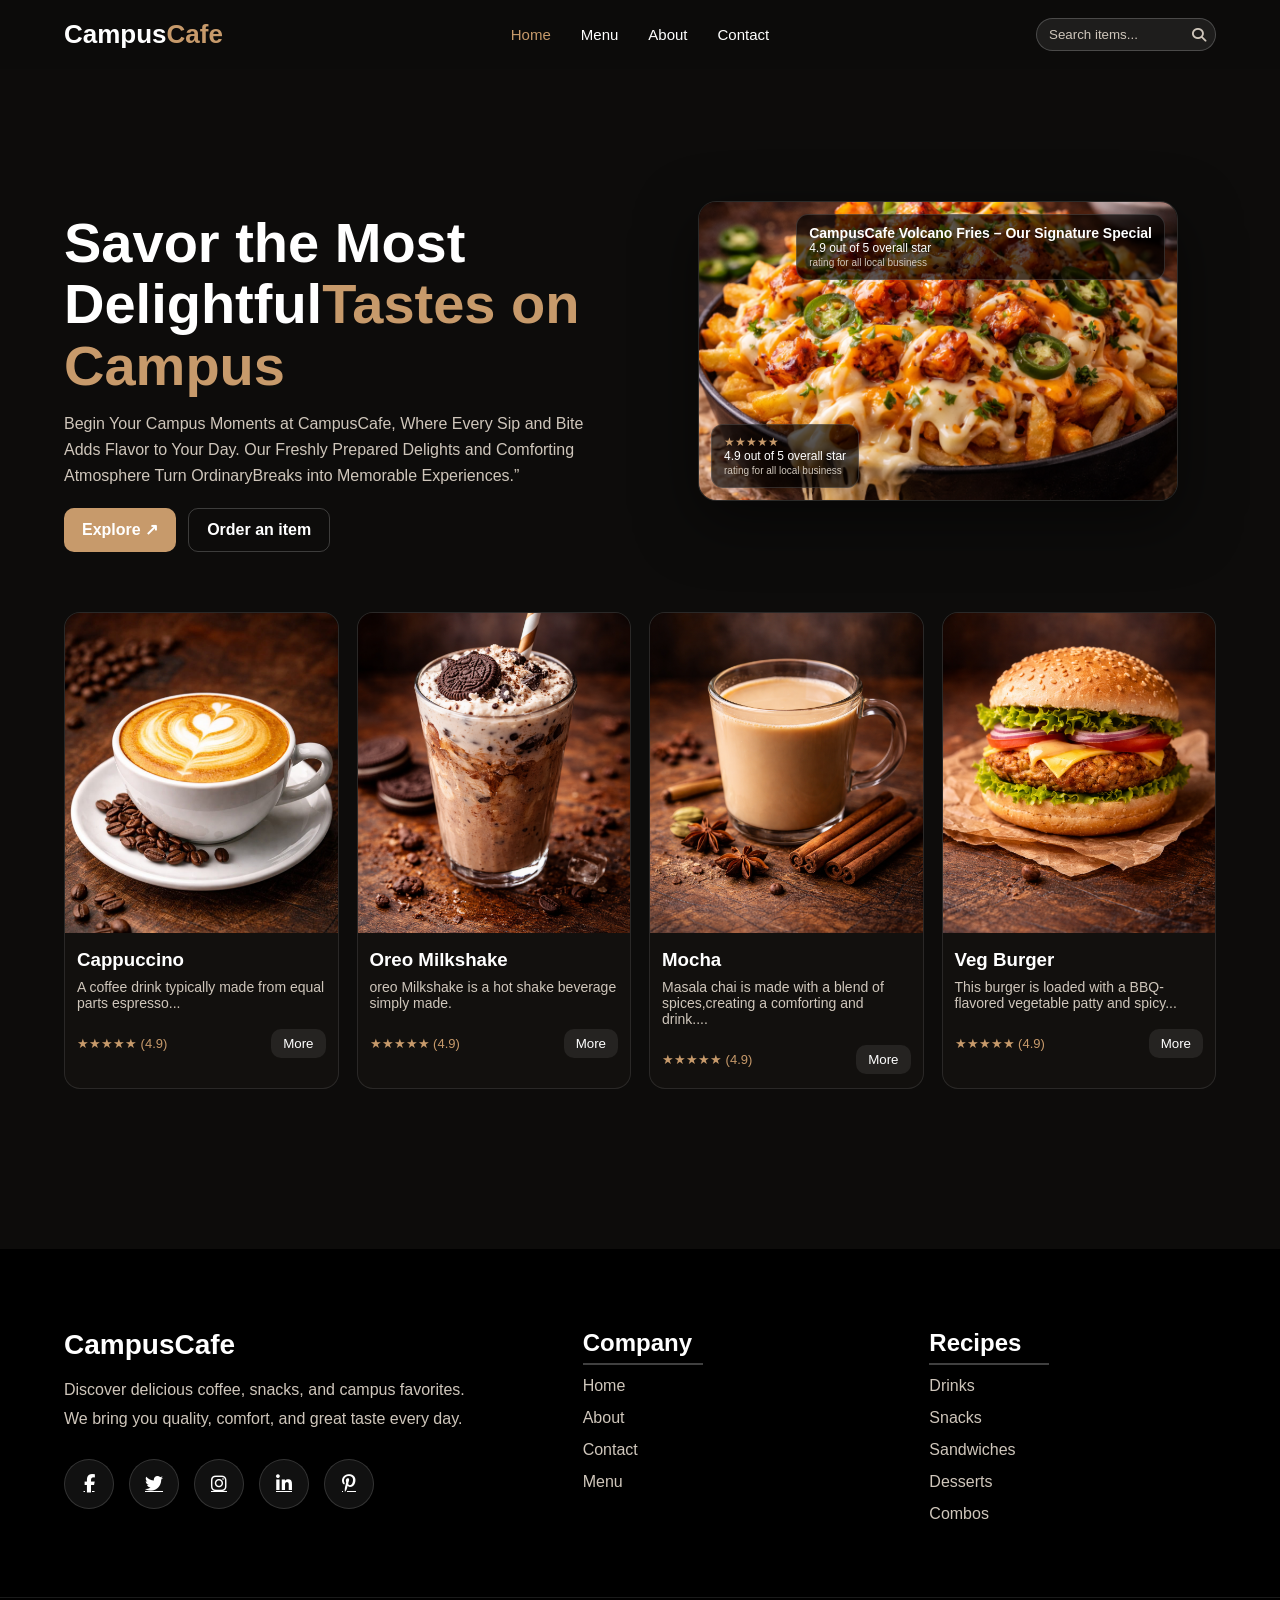
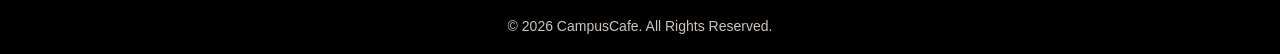
<file: index.html>
<!DOCTYPE html>
<html lang="en">
<head>
<link rel="stylesheet"
 href="https://cdnjs.cloudflare.com/ajax/libs/font-awesome/6.4.2/css/all.min.css">

  <meta charset="UTF-8" />
  <meta name="viewport" content="width=device-width, initial-scale=1.0" />
  <title>CampusCafe - Home</title>
  <link rel="stylesheet" href="style.css" />
<link href="https://fonts.googleapis.com/css2?family=Playfair+Display:wght@600;700&family=Poppins:wght@300;400;500&display=swap" rel="stylesheet">

</head>

<body>
<header class="navbar" id="navbar">
  <div class="nav-container">

    <a class="logo" href="index.html">Campus<span>Cafe</span></a>

    <nav class="nav-links">
     <a href="index.html" class="active">Home</a>
        <a href="menu.html">Menu</a>
      <a href="about.html">About</a>
      <a href="contact.html">Contact</a>
    </nav>
   <div class="search-box">
  <input type="text" id="searchInput" placeholder="Search items..." />
  <i class="fas fa-search"></i>
</div>


  </div>
</header>

   <!-- PAGE CONTENT -->
  <main>

    <section class="hero">
      <div class="hero-container">
        <div class="hero-left">
          <h1> <br>Savor the Most Delightful<span>Tastes on Campus</span></h1>
          <p>
            Begin Your Campus Moments at CampusCafe, Where Every Sip and Bite
            Adds Flavor to Your Day. Our Freshly Prepared Delights and Comforting
            Atmosphere Turn OrdinaryBreaks into Memorable Experiences.”
          </p>

          <div class="hero-buttons">
            <a class="btn gold" href="#products">Explore ↗</a>
            <a class="btn outline" href="#products">Order an item </a>
          </div>
        </div>

        <div class="hero-right">
          <!-- replace this with your image -->
          <div class="hero-img-box">
            <img src="image.jpg" alt="CampusCafe Volcano Fries – Our Signature Special" />
            <div class="badge top">
             <h3>CampusCafe Volcano Fries – Our Signature Special</h3>

              <div>4.9 out of 5 overall star</div>
              <small>rating for all local business</small>
            </div>
            <div class="badge bottom">
              <div class="stars">★★★★★</div>
              <div>4.9 out of 5 overall star</div>
              <small>rating for all local business</small>
            </div>
          </div>
        </div>
      </div>
    </section>

    <!-- PRODUCT CARDS -->
    <section class="products" id="products">
      <div class="cards">

        <div class="card">
          <img src="image1.jpg" alt="Cappuccino">
          <h3>Cappuccino</h3>
          <p>A coffee drink typically made from equal parts espresso...</p>
          <div class="card-bottom">
            <span class="rating">★★★★★ (4.9)</span>
            <button class="more">More</button>
          </div>
        </div>

        <div class="card">
          <img src="image2.jpg" alt="Oreo Milkshake">
          <h3>Oreo Milkshake</h3>
          <p>oreo Milkshake is a hot shake beverage simply made.</p>
          <div class="card-bottom">
            <span class="rating">★★★★★ (4.9)</span>
            <button class="more">More</button>
          </div>
        </div>

        <div class="card">
          <img src="image3.jpg" alt="Masala Chai">
          <h3>Mocha</h3>
          <p>Masala chai is made with a blend of spices,creating a comforting and drink....</p>
          <div class="card-bottom">
            <span class="rating">★★★★★ (4.9)</span>
            <button class="more">More</button>
          </div>
        </div>

        <div class="card">
          <img src="image4.jpg" alt="Veg Burger">
          <h3>Veg Burger</h3>
          <p>This burger is loaded with a BBQ-flavored vegetable patty and spicy...</p>
          <div class="card-bottom">
            <span class="rating">★★★★★ (4.9)</span>
            <button class="more">More</button>
          </div>
        </div>

      </div>
    </section>

  </main>

  <script src="script.js"></script>
<footer class="footer">
  <div class="footer-container">

    <!-- LEFT SIDE -->
    <div class="footer-col">
      <h2 class="footer-logo">CampusCafe</h2>
      <p>
        Discover delicious coffee, snacks, and campus favorites.
        We bring you quality, comfort, and great taste every day.
      </p>

      <!-- SOCIAL ICONS -->
      <div class="social-icons">
        <a href="#"><i class="fab fa-facebook-f"></i></a>
        <a href="#"><i class="fab fa-twitter"></i></a>
        <a href="#"><i class="fab fa-instagram"></i></a>
        <a href="#"><i class="fab fa-linkedin-in"></i></a>
        <a href="#"><i class="fab fa-pinterest-p"></i></a>
      </div>
    </div>

    <!-- COMPANY -->
    <div class="footer-col">
      <h3>Company</h3>
      <ul>
        <li><a href="index.html">Home</a></li>
        <li><a href="about.html">About</a></li>
        <li><a href="contact.html">Contact</a></li>
        <li><a href="menu.html">Menu</a></li>
      </ul>
    </div>

    <!-- RECIPES -->
    <div class="footer-col">
      <h3>Recipes</h3>
      <ul>
        <li>Drinks</li>
        <li>Snacks</li>
        <li>Sandwiches</li>
        <li>Desserts</li>
        <li>Combos</li>
      </ul>
    </div>

  </div>

  <div class="footer-bottom">
    © 2026 CampusCafe. All Rights Reserved.
  </div>
</footer>

</body>
</html>
</file>
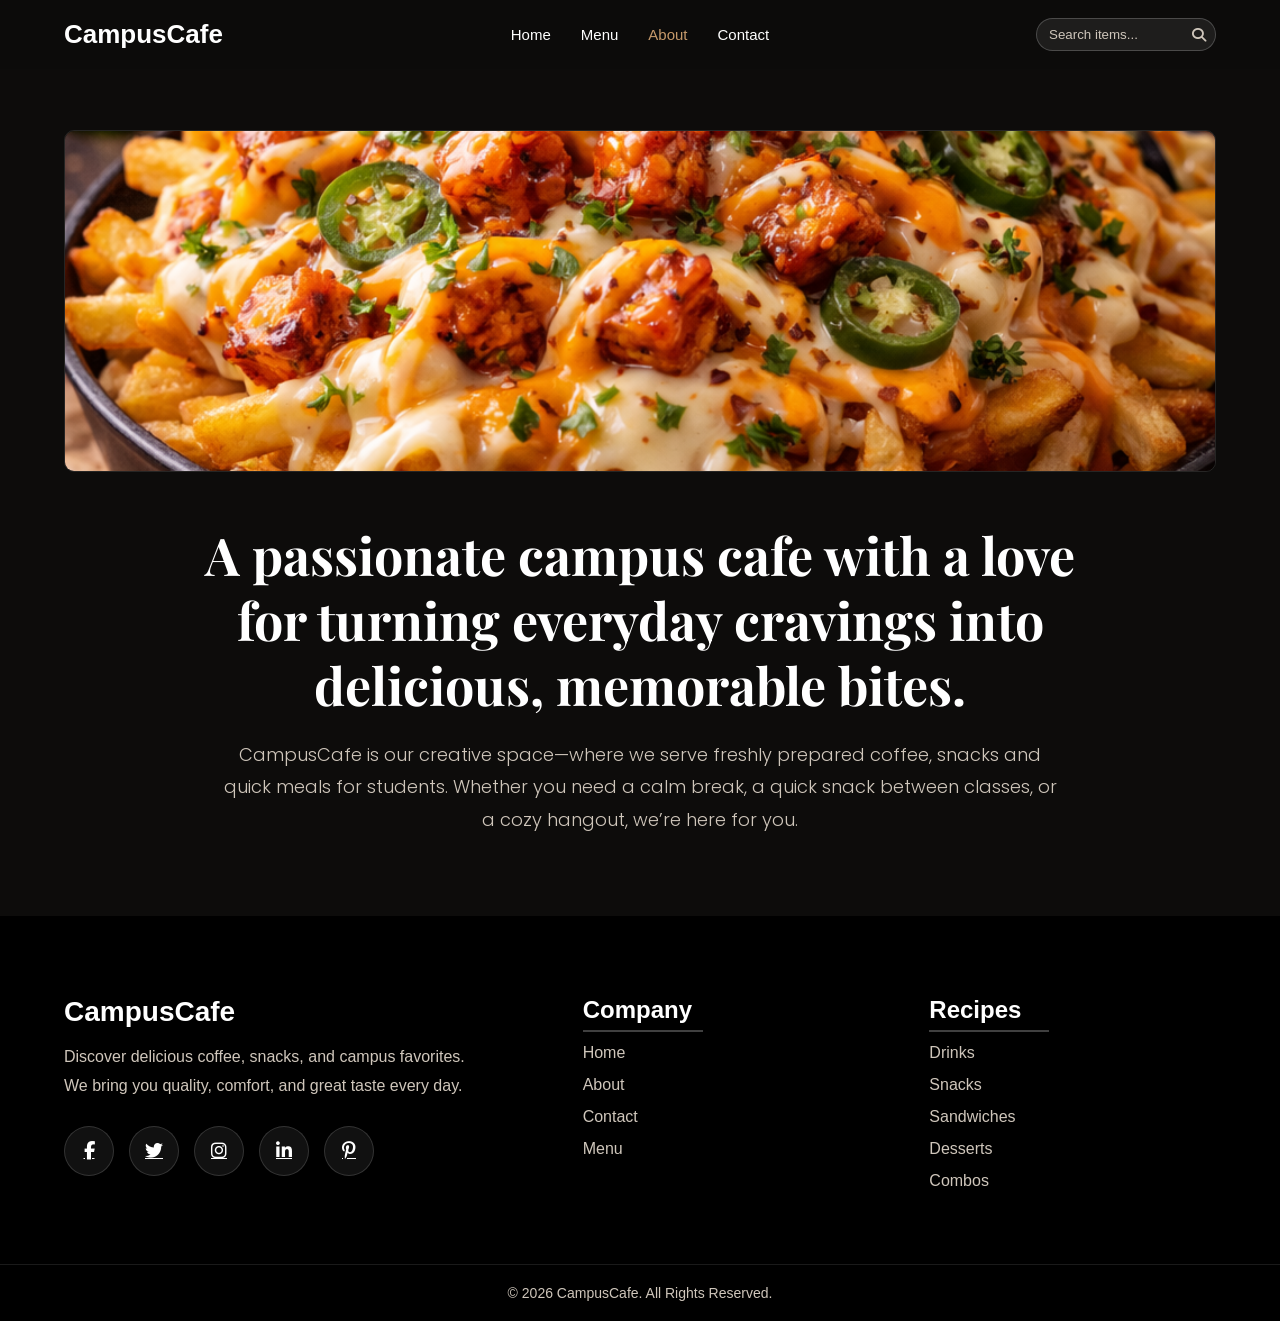
<file: about.html>
<!DOCTYPE html>
<html lang="en">
<head>
  <meta charset="UTF-8" />
  <meta name="viewport" content="width=device-width, initial-scale=1.0" />
  <title>About | CampusCafe</title>

  <link rel="stylesheet" href="style.css" />
  <link rel="stylesheet"
    href="https://cdnjs.cloudflare.com/ajax/libs/font-awesome/6.4.2/css/all.min.css" />
  <link href="https://fonts.googleapis.com/css2?family=Playfair+Display:wght@600;700&family=Poppins:wght@300;400;500&display=swap" rel="stylesheet">
</head>

<body>

  <!-- NAVBAR (same as other pages) -->
  <header class="navbar" id="navbar">
    <div class="nav-container">
      <a class="logo" href="index.html">CampusCafe<span></span></a>

      <nav class="nav-links">
        <a href="index.html">Home</a>
        <a href="menu.html">Menu</a>
        <a href="about.html" class="active">About</a>
        <a href="contact.html">Contact</a>
      </nav>

   <div class="search-box">
  <input type="text" id="searchInput" placeholder="Search items..." />
  <i class="fas fa-search"></i>
</div>

    </div>
  </header>

  <main class="page-content">

    <!-- ABOUT HERO IMAGE -->
    <section class="about-hero">
      <!-- Replace about-banner.jpg with your image name -->
      <img src="image.jpg" alt="About Banner">
    </section>

    <!-- ABOUT TEXT -->
    <section class="about-text-section">
      <h1>
        A passionate campus cafe with a love for turning
        everyday cravings into delicious, memorable bites.
      </h1>

      <p>
        CampusCafe is our creative space—where we serve freshly prepared coffee,
        snacks and quick meals for students. Whether you need a calm break,
        a quick snack between classes, or a cozy hangout, we’re here for you.
      </p>
    </section>

  </main>

  <!-- FOOTER (keep same footer everywhere) -->
  <footer class="footer">
    <div class="footer-container">

      <div class="footer-col">
        <h2 class="footer-logo">CampusCafe</h2>
        <p>
          Discover delicious coffee, snacks, and campus favorites.
          We bring you quality, comfort, and great taste every day.
        </p>

        <div class="social-icons">
          <a href="#"><i class="fab fa-facebook-f"></i></a>
          <a href="#"><i class="fab fa-twitter"></i></a>
          <a href="#"><i class="fab fa-instagram"></i></a>
          <a href="#"><i class="fab fa-linkedin-in"></i></a>
          <a href="#"><i class="fab fa-pinterest-p"></i></a>
        </div>
      </div>

      <div class="footer-col">
        <h3>Company</h3>
        <ul>
          <li><a href="index.html">Home</a></li>
          <li><a href="about.html">About</a></li>
          <li><a href="contact.html">Contact</a></li>
          <li><a href="menu.html">Menu</a></li>
        </ul>
      </div>

      <div class="footer-col">
        <h3>Recipes</h3>
        <ul>
          <li>Drinks</li>
          <li>Snacks</li>
          <li>Sandwiches</li>
          <li>Desserts</li>
          <li>Combos</li>
        </ul>
      </div>

    </div>

    <div class="footer-bottom">
      © 2026 CampusCafe. All Rights Reserved.
    </div>
  </footer>

  <script src="script.js"></script>
</body>
</html>
</file>
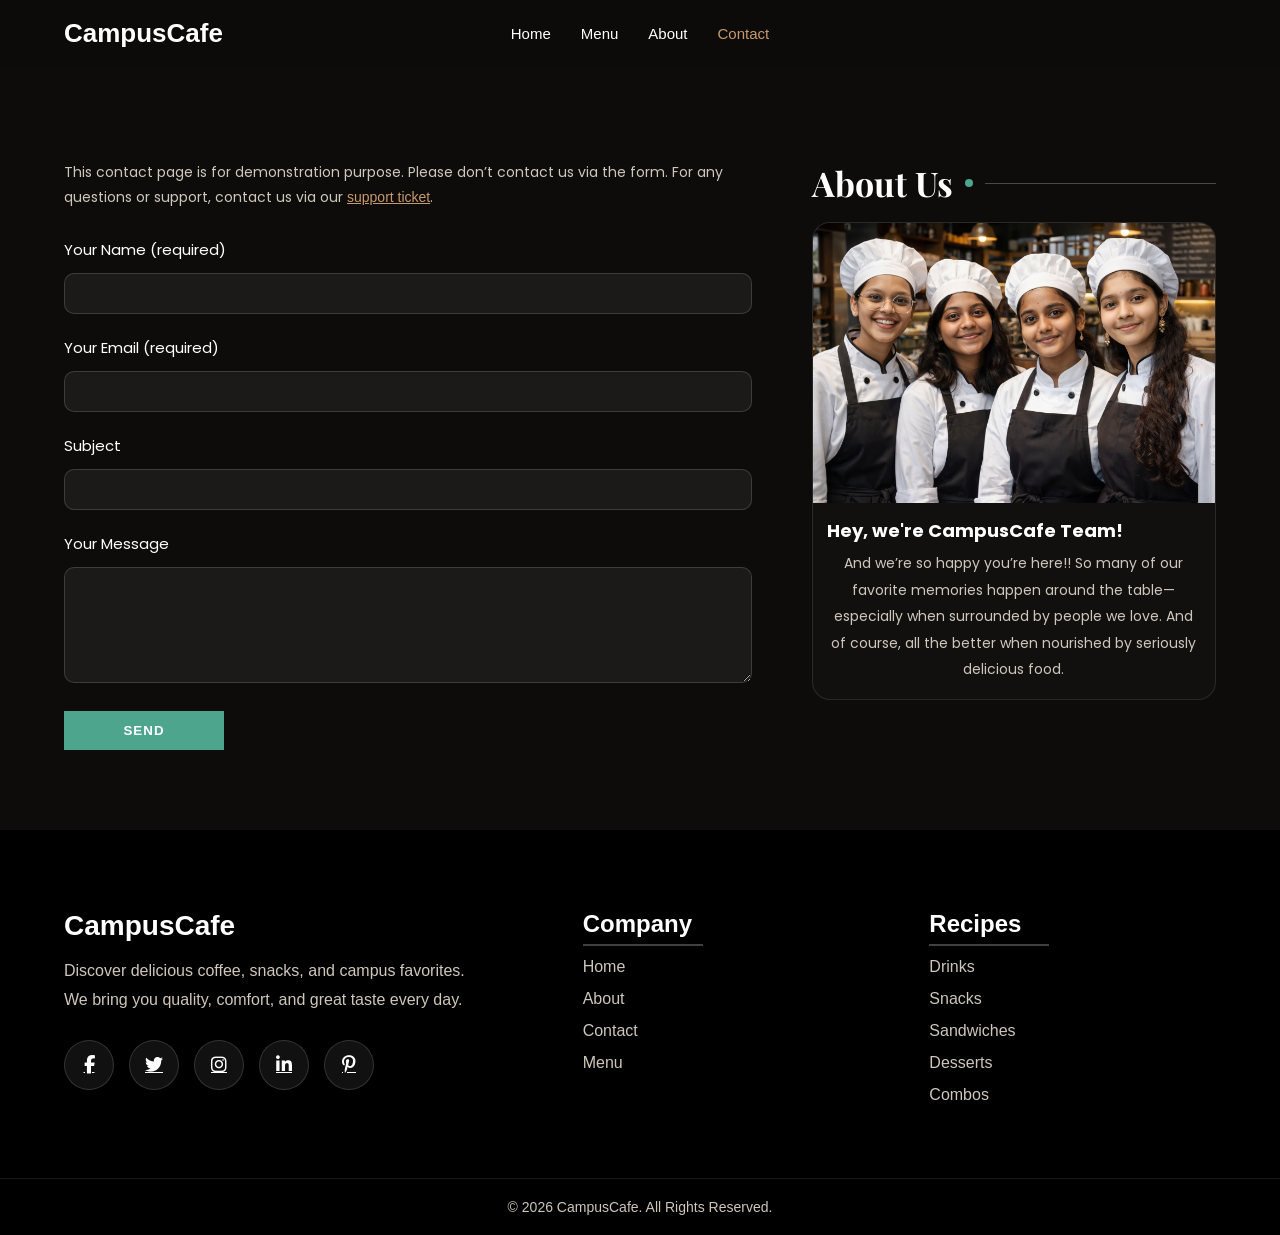
<file: contact.html>
<!DOCTYPE html>
<html lang="en">
<head>
  <meta charset="UTF-8" />
  <meta name="viewport" content="width=device-width, initial-scale=1.0" />
  <title>Contact | CampusCafe</title>

  <link rel="stylesheet" href="style.css" />
  <link rel="stylesheet"
    href="https://cdnjs.cloudflare.com/ajax/libs/font-awesome/6.4.2/css/all.min.css" />
  <link href="https://fonts.googleapis.com/css2?family=Playfair+Display:wght@600;700&family=Poppins:wght@300;400;500&display=swap" rel="stylesheet">
</head>

<body>

  <!-- NAVBAR -->
  <header class="navbar" id="navbar">
    <div class="nav-container">
      <a class="logo" href="index.html">CampusCafe <span></span></a>

      <nav class="nav-links">
        <a href="index.html">Home</a>
        <a href="menu.html">Menu</a>
        <a href="about.html">About</a>
        <a href="contact.html" class="active">Contact</a>
      </nav>


    </div>
  </header>

  <main class="page-content">

    <section class="contact-wrap">

      <!-- LEFT: FORM -->
      <div class="contact-left">
        <p class="contact-note">
          This contact page is for demonstration purpose. Please don’t contact us via the form.
          For any questions or support, contact us via our <a href="#">support ticket</a>.
        </p>

        <form class="contact-form-2">
          <label>Your Name (required)</label>
          <input type="text" required />

          <label>Your Email (required)</label>
          <input type="email" required />

          <label>Subject</label>
          <input type="text" />

          <label>Your Message</label>
          <textarea rows="6"></textarea>

          <button type="submit" class="send-btn">SEND</button>
        </form>
      </div>

      <!-- RIGHT: ABOUT CARD -->
      <aside class="contact-right">
        <div class="about-me-title">
          <h2>About Us</h2>
          <span class="dot"></span>
          <span class="line"></span>
        </div>

        <!-- Replace contact-side.jpg with your image -->
        <div class="about-card">
          <img src="friends.jpg" alt="About Me Photo" />

          <h3>Hey, we're CampusCafe Team!</h3>
          <p>
            And we’re so happy you’re here!! So many of our favorite memories
            happen around the table—especially when surrounded by people we love.
            And of course, all the better when nourished by seriously delicious food.
          </p>
        </div>
      </aside>

    </section>

  </main>

  <!-- FOOTER (same footer you already use) -->
  <footer class="footer">
    <div class="footer-container">

      <div class="footer-col">
        <h2 give me a change like the colour of nav bar should be changed when i scroll down class="footer-logo">CampusCafe</h2>
        <p>
          Discover delicious coffee, snacks, and campus favorites.
          We bring you quality, comfort, and great taste every day.
        </p>

        <div class="social-icons">
          <a href="#"><i class="fab fa-facebook-f"></i></a>
          <a href="#"><i class="fab fa-twitter"></i></a>
          <a href="#"><i class="fab fa-instagram"></i></a>
          <a href="#"><i class="fab fa-linkedin-in"></i></a>
          <a href="#"><i class="fab fa-pinterest-p"></i></a>
        </div>
      </div>

      <div class="footer-col">
        <h3>Company</h3>
        <ul>
          <li><a href="index.html">Home</a></li>
          <li><a href="about.html">About</a></li>
          <li><a href="contact.html">Contact</a></li>
          <li><a href="menu.html">Menu</a></li>
        </ul>
      </div>

      <div class="footer-col">
        <h3>Recipes</h3>
        <ul>
          <li>Drinks</li>
          <li>Snacks</li>
          <li>Sandwiches</li>
          <li>Desserts</li>
          <li>Combos</li>
        </ul>
      </div>

    </div>

    <div class="footer-bottom">
      © 2026 CampusCafe. All Rights Reserved.
    </div>
  </footer>

  <script src="script.js"></script>
</body>
</html>
</file>
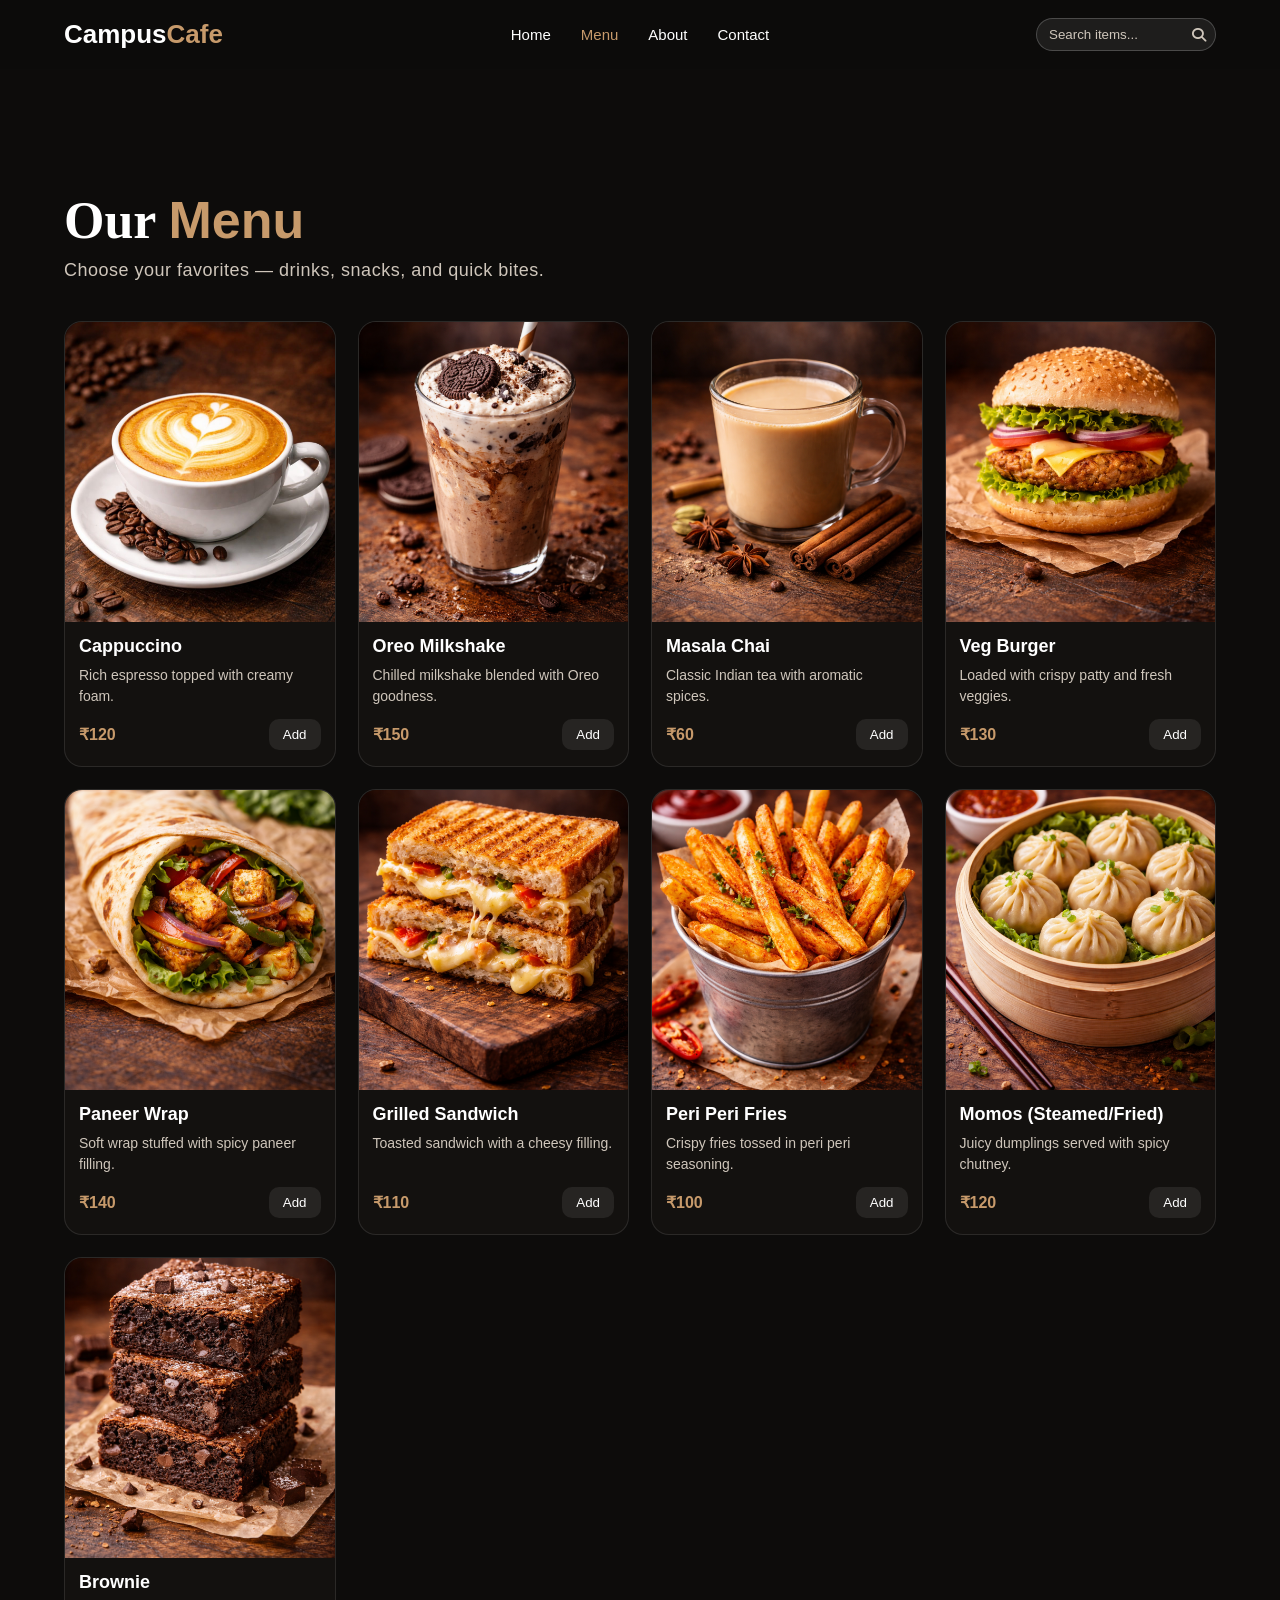
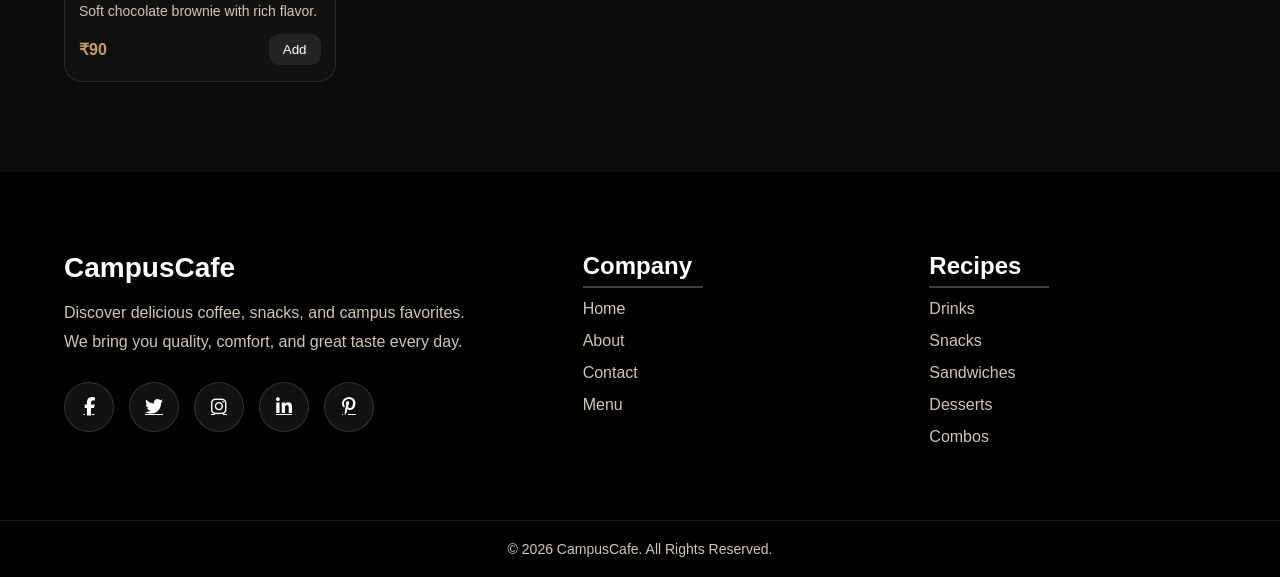
<file: menu.html>
<!DOCTYPE html>
<html lang="en">
<head>
  <meta charset="UTF-8" />
  <meta name="viewport" content="width=device-width, initial-scale=1.0" />
  <title>Menu | CampusCafe</title>

  <link rel="stylesheet" href="style.css" />
  <link rel="stylesheet"
    href="https://cdnjs.cloudflare.com/ajax/libs/font-awesome/6.4.2/css/all.min.css" />
</head>

<body>
<header class="navbar" id="navbar">
  <div class="nav-container">

    <a class="logo" href="index.html">Campus<span>Cafe</span></a>

    <nav class="nav-links">
      <a href="index.html">Home</a>
        <a href="menu.html" class="active">Menu</a>
      <a href="about.html">About</a>
      <a href="contact.html">Contact</a>
    </nav>

   <div class="search-box">
  <input type="text" id="searchInput" placeholder="Search items..." />
  <i class="fas fa-search"></i>
</div>


  </div>
</header>


  <main class="page-content">
<section class="menu-hero">
  <h1>Our <span>Menu</span></h1>
  <p>Choose your favorites — drinks, snacks, and quick bites.</p>
</section>

    <!-- MENU CARDS (9 ITEMS) -->
    <section class="menu-cards">

      <div class="menu-card">
        <img src="image1.jpg" alt="Cappuccino">
        <div class="menu-body">
          <h3>Cappuccino</h3>
          <p>Rich espresso topped with creamy foam.</p>
          <div class="menu-bottom">
            <span class="price">₹120</span>
            <button class="add-btn">Add</button>
          </div>
        </div>
      </div>

      <div class="menu-card">
        <img src="image2.jpg" alt="Oreo Milkshake">
        <div class="menu-body">
          <h3>Oreo Milkshake</h3>
          <p>Chilled milkshake blended with Oreo goodness.</p>
          <div class="menu-bottom">
            <span class="price">₹150</span>
            <button class="add-btn">Add</button>
          </div>
        </div>
      </div>

      <div class="menu-card">
        <img src="image3.jpg" alt="Masala Chai">
        <div class="menu-body">
          <h3>Masala Chai</h3>
          <p>Classic Indian tea with aromatic spices.</p>
          <div class="menu-bottom">
            <span class="price">₹60</span>
            <button class="add-btn">Add</button>
          </div>
        </div>
      </div>

      <div class="menu-card">
        <img src="image4.jpg" alt="Veg Burger">
        <div class="menu-body">
          <h3>Veg Burger</h3>
          <p>Loaded with crispy patty and fresh veggies.</p>
          <div class="menu-bottom">
            <span class="price">₹130</span>
            <button class="add-btn">Add</button>
          </div>
        </div>
      </div>

      <div class="menu-card">
        <img src="image5.jpg" alt="Paneer Wrap">
        <div class="menu-body">
          <h3>Paneer Wrap</h3>
          <p>Soft wrap stuffed with spicy paneer filling.</p>
          <div class="menu-bottom">
            <span class="price">₹140</span>
            <button class="add-btn">Add</button>
          </div>
        </div>
      </div>

      <div class="menu-card">
        <img src="image6.jpg" alt="Grilled Sandwich">
        <div class="menu-body">
          <h3>Grilled Sandwich</h3>
          <p>Toasted sandwich with a cheesy filling.</p>
          <div class="menu-bottom">
            <span class="price">₹110</span>
            <button class="add-btn">Add</button>
          </div>
        </div>
      </div>

      <div class="menu-card">
        <img src="image7.jpg" alt="Peri Peri Fries">
        <div class="menu-body">
          <h3>Peri Peri Fries</h3>
          <p>Crispy fries tossed in peri peri seasoning.</p>
          <div class="menu-bottom">
            <span class="price">₹100</span>
            <button class="add-btn">Add</button>
          </div>
        </div>
      </div>

      <div class="menu-card">
        <img src="image8.jpg" alt="Momos">
        <div class="menu-body">
          <h3>Momos (Steamed/Fried)</h3>
          <p>Juicy dumplings served with spicy chutney.</p>
          <div class="menu-bottom">
            <span class="price">₹120</span>
            <button class="add-btn">Add</button>
          </div>
        </div>
      </div>

      <div class="menu-card">
        <img src="image9.jpg" alt="Brownie">
        <div class="menu-body">
          <h3>Brownie</h3>
          <p>Soft chocolate brownie with rich flavor.</p>
          <div class="menu-bottom">
            <span class="price">₹90</span>
            <button class="add-btn">Add</button>
          </div>
        </div>
      </div>

    </section>

  </main>

  <!-- FOOTER (keep your same footer) -->
  <footer class="footer">
    <div class="footer-container">
      <div class="footer-col">
        <h2 class="footer-logo">CampusCafe</h2>
        <p>
          Discover delicious coffee, snacks, and campus favorites.
          We bring you quality, comfort, and great taste every day.
        </p>

        <div class="social-icons">
          <a href="#"><i class="fab fa-facebook-f"></i></a>
          <a href="#"><i class="fab fa-twitter"></i></a>
          <a href="#"><i class="fab fa-instagram"></i></a>
          <a href="#"><i class="fab fa-linkedin-in"></i></a>
          <a href="#"><i class="fab fa-pinterest-p"></i></a>
        </div>
      </div>

      <div class="footer-col">
        <h3>Company</h3>
        <ul>
          <li><a href="index.html">Home</a></li>
          <li><a href="about.html">About</a></li>
          <li><a href="contact.html">Contact</a></li>
          <li><a href="menu.html">Menu</a></li>
        </ul>
      </div>

      <div class="footer-col">
        <h3>Recipes</h3>
        <ul>
          <li>Drinks</li>
          <li>Snacks</li>
          <li>Sandwiches</li>
          <li>Desserts</li>
          <li>Combos</li>
        </ul>
      </div>
    </div>

    <div class="footer-bottom">
      © 2026 CampusCafe. All Rights Reserved.
    </div>
  </footer>

  <script src="script.js"></script>
</body>
</html>
</file>
<file: style.css>
*{
  margin:0;
  padding:0;
  box-sizing:border-box;
  font-family: Arial, sans-serif;
}

body{
  background:#0d0c0b;
  color:white;
}

/* FIXED NAVBAR */
.navbar{
  position:fixed;
  top:0;
  left:0;
  width:100%;
  padding:18px 0;
  background:rgba(10,10,10,0.15);
  transition:0.3s ease;
  z-index:9999;
}


/.navbar{
  background: transparent;
  transition: all 0.3s ease;
}

.navbar.scrolled{
  background: #2b1b14;  /* dark coffee brown */
  box-shadow: 0 5px 20px rgba(0,0,0,0.4);
}
.nav-container{
  width:90%;
  margin:auto;
  display:flex;
  align-items:center;
  justify-content:space-between;
}

.logo{
  text-decoration:none;
  font-size:22px;
  font-weight:bold;
  color:white;
}
.logo span{
  color:#c79a6b;
}

.nav-links{
  display:flex;
  align-items:center;
  gap:20px;
}

.nav-links a{
  text-decoration:none;
  color:white;
  font-size:15px;
  position:relative;
  padding:6px 0;
}

.nav-links a:hover{
  color:#c79a6b;
}

.nav-links a.active{
  color:#c79a6b;
}

/* underline on hover */
.nav-links a::after{
  content:"";
  position:absolute;
  left:0;
  bottom:-6px;
  width:0;
  height:2px;
  background:#c79a6b;
  transition:0.3s;
}
.nav-links a:hover::after{
  width:100%;
}
.nav-container{
  width: 90%;
  margin: auto;
  display: flex;
  align-items: center;
  position: relative;
}

/* Logo stays left */
.logo{
  font-size: 26px;
  font-weight: 700;
  color: white;
  text-decoration: none;
}

/* 🔥 Center the menu */
.nav-links{
  position: absolute;
  left: 50%;
  transform: translateX(-50%);
  display: flex;
  gap: 35px;
}

.nav-links{
  display: flex;
  gap: 30px;
}


/* DROPDOWN MENU */
.dropdown{
  position:relative;
}

.dropbtn{
  background:none;
  border:none;
  color:white;
  font-size:15px;
  cursor:pointer;
  padding:6px 0;
}

.dropbtn:hover{
  color:#c79a6b;
}

.dropdown-content{
  display:none;
  position:absolute;
  top:38px;
  left:0;
  width:240px;
  background:rgba(20,18,16,0.95);
  border:1px solid rgba(255,255,255,0.12);
  border-radius:12px;
  overflow:hidden;
  box-shadow:0 18px 60px rgba(0,0,0,0.5);
}

.dropdown-content a{
  display:block;
  padding:10px 12px;
  font-size:14px;
  color:white;
}
.dropdown-content a:hover{
  background:rgba(199,154,107,0.12);
  color:#c79a6b;
}

/* Show dropdown on hover */
.dropdown:hover .dropdown-content{
  display:block;
}

/* HOME HERO */
main{
  padding-top:110px;
}

.hero{
  padding:40px 0;
}

.hero-container{
  width:90%;
  margin:auto;
  display:flex;
  gap:40px;
  align-items:center;
  justify-content:space-between;
}

.hero-left{
  flex:1;
}

.hero-left h1{
  font-size:56px;
  line-height:1.1;
}
.hero-left h1 span{
  color:#c79a6b;
}

.hero-left p{
  margin-top:15px;
  color:#cfc6bb;
  max-width:520px;
  line-height:1.6;
}

.hero-buttons{
  margin-top:20px;
  display:flex;
  gap:12px;
}

.btn{
  text-decoration:none;
  padding:12px 18px;
  border-radius:10px;
  font-weight:600;
  display:inline-block;
}
.btn.gold{
  background:#c79a6b;
  color:white;
}
.btn.gold:hover{
  background:#a7774c;
}
.btn.outline{
  border:1px solid rgba(255,255,255,0.2);
  color:white;
}
.btn.outline:hover{
  border-color:#c79a6b;
  color:#c79a6b;
}

.hero-right{
  flex:1;
  display:flex;
  justify-content:center;
}

.hero-img-box{
  position:relative;
  width:480px;
  height:300px;
  border-radius:18px;
  overflow:hidden;
  border:1px solid rgba(255,255,255,0.12);
  box-shadow:0 20px 60px rgba(0,0,0,0.5);
}

.hero-img-box img{
  width:100%;
  height:100%;
  object-fit:cover;
}

.badge{
  position:absolute;
  background:rgba(0,0,0,0.65);
  padding:10px 12px;
  border-radius:12px;
  font-size:12px;
  border:1px solid rgba(255,255,255,0.15);
}

.badge .stars{
  color:#c79a6b;
}

.badge small{
  color:#cfc6bb;
}

.badge.top{
  top:12px;
  right:12px;
}
.badge.bottom{
  bottom:12px;
  left:12px;
}

/* PRODUCTS */
.products{
  padding:20px 0 80px;
}

.cards{
  width:90%;
  margin:auto;
  display:grid;
  grid-template-columns:repeat(4, 1fr);
  gap:18px;
}

.card{
  background:rgba(20,18,16,0.85);
  border:1px solid rgba(255,255,255,0.10);
  border-radius:16px;
  overflow:hidden;
  transition:0.3s;
}

.card:hover{
  transform:translateY(-6px);
  border-color:rgba(199,154,107,0.5);
}

.card img{
  width:100%;
  height:320px;
  object-fit:cover;
}

.card h3{
  padding:12px 12px 0;
}

.card p{
  padding:8px 12px;
  color:#cfc6bb;
  font-size:14px;
}

.card-bottom{
  display:flex;
  justify-content:space-between;
  align-items:center;
  padding:10px 12px 14px;
}

.rating{
  color:#c79a6b;
  font-size:13px;
}

.more{
  padding:7px 12px;
  border:none;
  background:rgba(255,255,255,0.08);
  color:white;
  border-radius:10px;
  cursor:pointer;
}
.more:hover{
  background:rgba(199,154,107,0.22);
}

/* INNER PAGES */
.page-content{
  padding-top:130px;
}

.page-box{
  width:90%;
  margin:auto;
  background:rgba(20,18,16,0.85);
  border:1px solid rgba(255,255,255,0.10);
  border-radius:16px;
  padding:18px;
}

/* CONTACT FORM */
.contact-form{
  margin-top:14px;
  display:grid;
  gap:10px;
  max-width:520px;
}

.contact-form input,
.contact-form textarea{
  padding:12px;
  border-radius:10px;
  border:1px solid rgba(255,255,255,0.12);
  background:rgba(255,255,255,0.05);
  color:white;
  outline:none;
}

.contact-form button{
  padding:12px 14px;
  border:none;
  border-radius:10px;
  background:#c79a6b;
  color:white;
  font-weight:700;
  cursor:pointer;
}
.contact-form button:hover{
  background:#a7774c;
}

/* RESPONSIVE */
@media(max-width:1000px){
  .hero-container{ flex-direction:column; }
  .cards{ grid-template-columns:repeat(2,1fr); }
  .hero-img-box{ width:100%; height:260px; }
}

@media(max-width:600px){
  .nav-links{ gap:12px; }
  .cards{ grid-template-columns:1fr; }
  .hero-left h1{ font-size:40px; }
}
/* ===== FOOTER PREMIUM STYLE ===== */

.footer{
  background:#000;
  color:#fff;
  padding:80px 0 0;
  margin-top:80px;
}

.footer-container{
  width:90%;
  margin:auto;
  display:grid;
  grid-template-columns: 1.6fr 1fr 1fr;
  gap:60px;
}

.footer-logo{
  font-size:28px;
  margin-bottom:15px;
}

.footer-col p{
  color:#cfc6bb;
  line-height:1.8;
  max-width:420px;
}

/* Section Headings with Line */
.footer-col h3{
  font-size:24px;
  margin-bottom:20px;
  position:relative;
}

.footer-col h3::after{
  content:"";
  position:absolute;
  left:0;
  bottom:-8px;
  width:120px;
  height:2px;
  background:rgba(255,255,255,0.25);
}

/* Lists */
.footer-col ul{
  list-style:none;
  padding:0;
}

.footer-col ul li{
  margin:14px 0;
  color:#cfc6bb;
  font-size:16px;
  cursor:pointer;
}

.footer-col ul li:hover{
  color:#c79a6b;
}

.footer-col ul li a{
  text-decoration:none;
  color:#cfc6bb;
}

.footer-col ul li a:hover{
  color:#c79a6b;
}

/* SOCIAL ICONS (Same as screenshot style) */
.social-icons{
  display:flex;
  gap:15px;
  margin-top:25px;
}

.social-icons a{
  width:50px;
  height:50px;
  border-radius:50%;
  background:#111;
  display:flex;
  align-items:center;
  justify-content:center;
  font-size:18px;
  color:white;
  border:1px solid rgba(255,255,255,0.15);
  transition:0.3s ease;
}

.social-icons a:hover{
  background:#c79a6b;
  transform:translateY(-4px);
}

/* Bottom Bar */
.footer-bottom{
  margin-top:60px;
  padding:20px 0;
  text-align:center;
  border-top:1px solid rgba(255,255,255,0.1);
  color:#cfc6bb;
  font-size:14px;
}

/* Responsive */
@media(max-width:900px){
  .footer-container{
    grid-template-columns:1fr;
    gap:40px;
  }
}
/* ===== MENU PAGE CARDS (ADD THIS) ===== */
.menu-cards{
  width:90%;
  margin:35px auto 90px;
  display:grid;
  grid-template-columns: repeat(4, 1fr);
  gap:22px;
}

.menu-card{
  background: rgba(20,18,16,0.90);
  border:1px solid rgba(255,255,255,0.10);
  border-radius:18px;
  overflow:hidden;
  transition:0.3s ease;
  display:flex;
  flex-direction:column;
  min-height: 410px;
}

.menu-card:hover{
  transform: translateY(-7px);
  border-color: rgba(199,154,107,0.70);
}

.menu-card img{
  width:100%;
  height:300px;
  object-fit:cover;
  display:block;
}

.menu-body{
  padding:14px 14px 16px;
  flex:1;
  display:flex;
  flex-direction:column;
}

.menu-body h3{
  font-size:18px;
}

.menu-body p{
  margin-top:8px;
  color:#cfc6bb;
  font-size:14px;
  line-height:1.5;
  flex:1;
}

.menu-bottom{
  display:flex;
  align-items:center;
  justify-content:space-between;
  margin-top:12px;
}

.price{
  color:#c79a6b;
  font-weight:700;
  font-size:16px;
}

.add-btn{
  padding:8px 14px;
  border:none;
  border-radius:10px;
  background: rgba(255,255,255,0.08);
  color:#fff;
  cursor:pointer;
  transition:0.25s;
}

.add-btn:hover{
  background: rgba(199,154,107,0.25);
  transform: translateY(-1px);
}

/* Responsive */
@media(max-width:1000px){
  .menu-cards{ grid-template-columns: repeat(2, 1fr); }
}
@media(max-width:600px){
  .menu-cards{ grid-template-columns: 1fr; }
}
/* ===== MENU PAGE FONT STYLE ===== */

.page-hero h1{
  font-family: 'Playfair Display', serif;
  font-size: 48px;
  letter-spacing: 1px;
  font-weight: 700;
  color: #ffffff;
}

.page-hero p{
  font-family: 'Poppins', sans-serif;
  font-size: 18px;
  font-weight: 300;
  margin-top: 12px;
  color: #cfc6bb;
  letter-spacing: 0.5px;
}
/* ===== ABOUT PAGE LIKE SCREENSHOT ===== */

.about-hero{
  width: 90%;
  margin: 0 auto;
  border-radius: 10px;
  overflow: hidden;
  border: 1px solid rgba(255,255,255,0.10);
}

.about-hero img{
  width: 100%;
  height: 340px;
  object-fit: cover;
  display: block;
}

.about-text-section{
  width: 90%;
  margin: 50px auto 80px;
  text-align: center;
}

.about-text-section h1{
  font-family: 'Playfair Display', serif;
  font-size: 52px;
  font-weight: 700;
  line-height: 1.25;
  color: #ffffff;
  max-width: 900px;
  margin: 0 auto;
}

.about-text-section p{
  font-family: 'Poppins', sans-serif;
  font-size: 18px;
  font-weight: 300;
  color: #cfc6bb;
  max-width: 850px;
  margin: 22px auto 0;
  line-height: 1.8;
}

/* Responsive */
@media(max-width: 900px){
  .about-hero img{ height: 260px; }
  .about-text-section h1{ font-size: 38px; }
  .about-text-section p{ font-size: 16px; }
}
/* ===== CONTACT PAGE LIKE SCREENSHOT ===== */

.contact-wrap{
  width: 90%;
  margin: 30px auto 80px;
  display: grid;
  grid-template-columns: 1.7fr 1fr;
  gap: 60px;
  align-items: start;
}

/* Left note */
.contact-note{
  font-family: 'Poppins', sans-serif;
  font-size: 14px;
  color: #cfc6bb;
  line-height: 1.8;
  margin-bottom: 18px;
}
.contact-note a{
  color: #c79a6b;
  text-decoration: underline;
}

/* Form style */
.contact-form-2{
  display: grid;
  gap: 12px;
}

.contact-form-2 label{
  font-family: 'Poppins', sans-serif;
  font-size: 15px;
  color: #ffffff;
  margin-top: 10px;
}

.contact-form-2 input,
.contact-form-2 textarea{
  width: 100%;
  padding: 12px 14px;
  border: 1px solid rgba(255,255,255,0.15);
  background: rgba(255,255,255,0.06);
  color: #fff;
  border-radius: 10px;
  outline: none;
}

.send-btn{
  margin-top: 16px;
  width: 160px;
  padding: 12px 14px;
  border: none;
  background: #4da58e;   /* green button like screenshot */
  color: white;
  border-radius: 0;
  font-weight: 700;
  letter-spacing: 1px;
  cursor: pointer;
}

.send-btn:hover{
  opacity: 0.9;
}

/* Right section title (About Me line + dot) */
.about-me-title{
  display: flex;
  align-items: center;
  gap: 12px;
  margin-bottom: 16px;
}

.about-me-title h2{
  font-family: 'Playfair Display', serif;
  font-size: 34px;
  font-weight: 700;
  margin: 0;
  color: #ffffff;
}

.about-me-title .dot{
  width: 8px;
  height: 8px;
  background: #4da58e;
  border-radius: 50%;
  display: inline-block;
}

.about-me-title .line{
  height: 1px;
  flex: 1;
  background: rgba(255,255,255,0.25);
}

/* About card */
.about-card{
  background: rgba(20,18,16,0.88);
  border: 1px solid rgba(255,255,255,0.10);
  border-radius: 18px;
  overflow: hidden;
}

.about-card img{
  width: 100%;
  height: 280px;
  object-fit: cover;
  display: block;
}

.about-card h3{
  font-family: 'Poppins', sans-serif;
  font-size: 18px;
  margin: 14px 14px 6px;
  color: #ffffff;
}

.about-card p{
  font-family: 'Poppins', sans-serif;
  font-size: 14px;
  line-height: 1.9;
  color: #cfc6bb;
  margin: 0 14px 16px;
  text-align: center;
}

/* Responsive */
@media(max-width: 1000px){
  .contact-wrap{
    grid-template-columns: 1fr;
    gap: 30px;
  }
  .about-card p{ text-align: left; }
}
/* ===== SEARCH BAR ===== */

.search-box{
  position: relative;
}

.search-box input{
  padding: 8px 35px 8px 12px;
  border-radius: 20px;
  border: 1px solid rgba(255,255,255,0.2);
  background: rgba(255,255,255,0.08);
  color: white;
  outline: none;
  width: 180px;
  transition: 0.3s ease;
}

.search-box input::placeholder{
  color: #cfc6bb;
}

.search-box input:focus{
  border-color: #c79a6b;
  width: 220px;
}

.search-box i{
  position: absolute;
  right: 10px;
  top: 50%;
  transform: translateY(-50%);
  color: #cfc6bb;
  font-size: 14px;
}
/* ===== MENU TOP SECTION ===== */

.menu-hero{
  width: 90%;
  margin: 60px auto 40px;
}

.menu-hero h1{
  font-family: 'Playfair Display', serif;
  font-size: 52px;
  font-weight: 700;
  color: #ffffff;
  margin-bottom: 10px;
}

.menu-hero h1 span{
  color: #c79a6b;   /* gold accent */
}

.menu-hero p{
  font-family: 'Poppins', sans-serif;
  font-size: 18px;
  color: #cfc6bb;
  letter-spacing: 0.5px;
}
</file>
